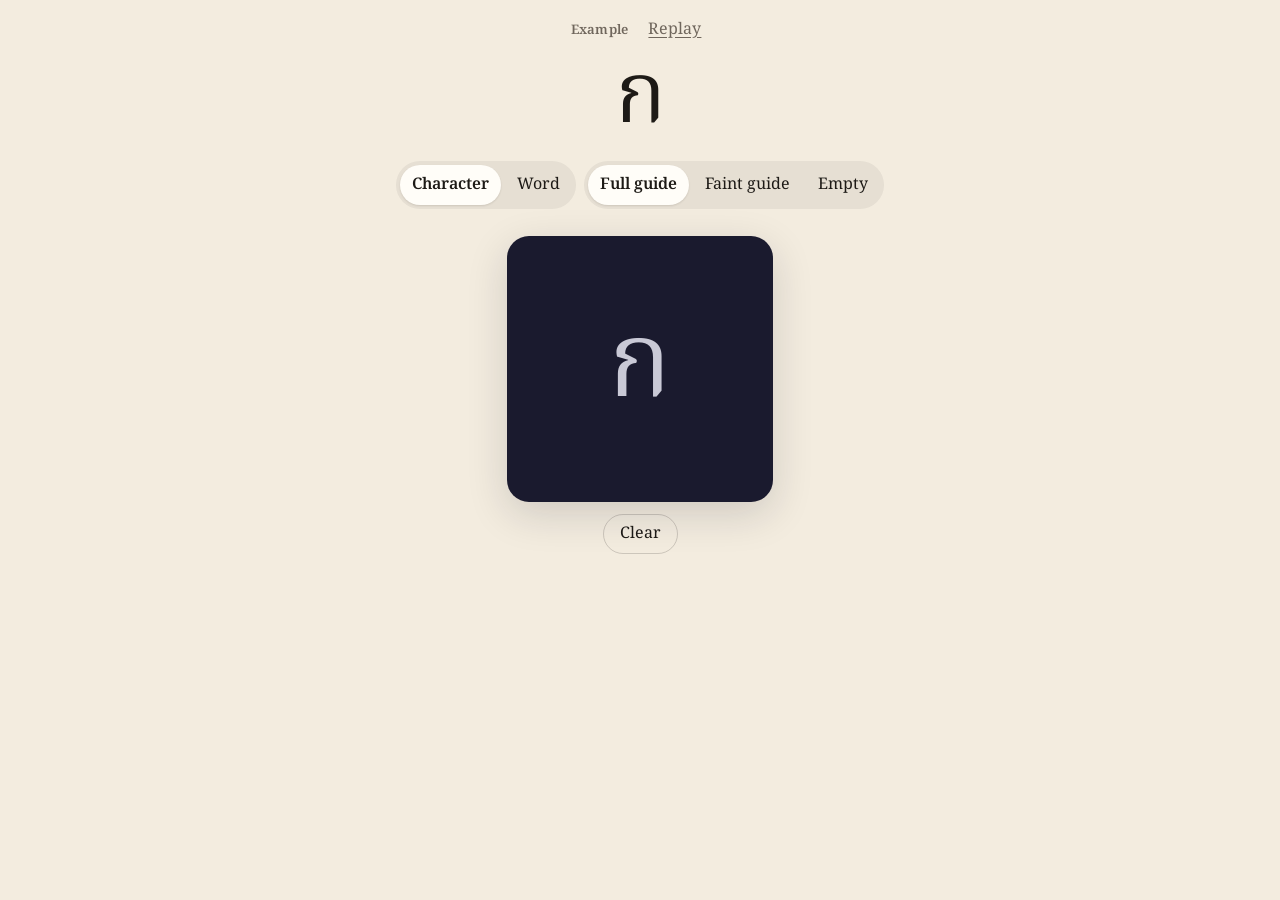
<file: mockup.html>
<!DOCTYPE html>
<html lang="en">
<head>
  <meta charset="utf-8">
  <meta name="viewport" content="width=device-width, initial-scale=1, viewport-fit=cover">
  <meta name="theme-color" content="#f3ecdf">
  <meta name="color-scheme" content="light">
  <title>Write Echo — writing box mockup</title>
  <link rel="icon" href="favicon.svg" type="image/svg+xml">
  <style>
    @font-face {
      font-family: "Noto Serif Thai";
      font-style: normal;
      font-weight: 400;
      font-display: swap;
      src: url("fonts/noto-serif-thai-latin-400.woff2") format("woff2");
      unicode-range: U+0000-00FF, U+0131, U+0152-0153, U+02BB-02BC, U+02C6, U+02DA, U+02DC, U+2000-206F, U+20AC, U+2122, U+2212, U+2215;
    }
    @font-face {
      font-family: "Noto Serif Thai";
      font-style: normal;
      font-weight: 600;
      font-display: swap;
      src: url("fonts/noto-serif-thai-latin-600.woff2") format("woff2");
      unicode-range: U+0000-00FF, U+0131, U+0152-0153, U+02BB-02BC, U+02C6, U+02DA, U+02DC, U+2000-206F, U+20AC, U+2122, U+2212, U+2215;
    }
    @font-face {
      font-family: "Noto Serif Thai";
      font-style: normal;
      font-weight: 400;
      font-display: swap;
      src: url("fonts/noto-serif-thai-thai-400.woff2") format("woff2");
      unicode-range: U+0E01-0E5B;
    }
    @font-face {
      font-family: "Noto Serif Thai";
      font-style: normal;
      font-weight: 600;
      font-display: swap;
      src: url("fonts/noto-serif-thai-thai-600.woff2") format("woff2");
      unicode-range: U+0E01-0E5B;
    }

    :root {
      --paper: #f3ecdf;
      --ink: #1d1a16;
      --pad: #1a1a2e;
      --glyph: clamp(52px, 14vw, 104px);
      --head: calc(var(--glyph) * 0.78);
      --box-h: calc(var(--glyph) + var(--head) * 2);
      --example: clamp(52px, 13vw, 84px);
      color-scheme: light;
    }

    * { box-sizing: border-box; }

    html, body {
      margin: 0;
      padding: 0;
      background: var(--paper);
      color: var(--ink);
      font-family: "Noto Serif Thai", Thonburi, "Angsana New", "Cordia New", serif;
    }

    .page {
      min-height: 100dvh;
      display: flex;
      flex-direction: column;
      align-items: center;
      padding:
        max(12px, env(safe-area-inset-top))
        16px
        max(16px, env(safe-area-inset-bottom));
    }

    .stage {
      width: min(100%, 640px);
      text-align: center;
    }

    .stage-label, .eyebrow {
      margin: 0;
      font-size: 0.82rem;
      font-weight: 600;
      letter-spacing: 0.02em;
      color: #6f665c;
    }

    .stage-head {
      display: flex;
      align-items: center;
      justify-content: center;
      gap: 12px;
    }

    .display {
      min-height: calc(var(--example) * 1.25);
      font-size: var(--example);
      line-height: 1.25;
      font-weight: 400;
      color: var(--ink);
    }

    .glyph {
      display: inline-block;
      opacity: 0;
      clip-path: inset(0 100% 0 0);
      animation: stroke-in 0.42s ease forwards;
    }

    .glyph.steps {
      animation: glyph-steps 1.7s ease forwards;
    }

    @keyframes stroke-in {
      0% { opacity: 0; clip-path: inset(0 100% 0 0); }
      45% { opacity: 1; }
      100% { opacity: 1; clip-path: inset(0 0 0 0); }
    }

    @keyframes glyph-steps {
      0% { opacity: 0; clip-path: inset(0 100% 0 0); }
      12% { opacity: 1; clip-path: inset(0 66% 0 0); }
      34% { opacity: 1; clip-path: inset(0 66% 0 0); }
      48% { opacity: 1; clip-path: inset(0 33% 0 0); }
      70% { opacity: 1; clip-path: inset(0 33% 0 0); }
      84%, 100% { opacity: 1; clip-path: inset(0 0 0 0); }
    }

    .text-btn, .toggle button, .clear {
      font: inherit;
      color: inherit;
      cursor: pointer;
      background: transparent;
    }

    .text-btn {
      border: 0;
      min-height: 36px;
      padding: 4px 8px;
      color: #6f665c;
      text-decoration: underline;
      text-underline-offset: 3px;
    }

    .controls {
      display: flex;
      flex-wrap: wrap;
      justify-content: center;
      gap: 8px;
      margin-top: 8px;
      width: min(100%, 640px);
    }

    .toggle {
      display: inline-flex;
      flex-wrap: wrap;
      justify-content: center;
      padding: 4px;
      gap: 4px;
      border-radius: 999px;
      background: rgba(29, 26, 22, 0.06);
    }

    .toggle button {
      border: 0;
      border-radius: 999px;
      min-height: 40px;
      padding: 6px 12px;
    }

    .toggle button[aria-pressed="true"] {
      background: #fffdf8;
      box-shadow: 0 1px 2px rgba(33, 25, 16, 0.12);
      font-weight: 600;
    }

    :focus-visible {
      outline: 2px solid #9f1d22;
      outline-offset: 2px;
    }

    .slot {
      margin-top: clamp(12px, 3vh, 28px);
      display: flex;
      flex-direction: column;
      align-items: center;
      gap: 12px;
      width: min(100%, calc(100vw - 32px));
    }

    .sheet {
      position: relative;
      display: grid;
      place-items: center;
      height: var(--box-h);
      background: var(--pad);
      border-radius: 22px;
      overflow: hidden;
      touch-action: none;
      box-shadow: 0 12px 40px rgba(26, 26, 46, 0.16);
    }

    .sheet[data-variant="char"] {
      width: var(--box-h);
      max-width: 100%;
    }

    .sheet[data-variant="word"] {
      box-sizing: content-box;
      width: max-content;
      max-width: 100%;
      padding-inline: calc(var(--glyph) * 0.42);
    }

    .guide {
      grid-area: 1 / 1;
      margin: 0;
      font-weight: 400;
      font-size: var(--glyph);
      line-height: 1;
      white-space: nowrap;
      pointer-events: none;
      user-select: none;
      -webkit-user-select: none;
      z-index: 0;
    }

    .sheet[data-guide="full"] .guide {
      color: #c9c9d6;
      -webkit-text-fill-color: #c9c9d6;
    }

    .sheet[data-guide="faint"] .guide {
      color: transparent;
      background-image: url("data:image/svg+xml;utf8,<svg xmlns='http://www.w3.org/2000/svg' width='5' height='5'><circle cx='1.15' cy='1.15' r='0.95' fill='white' fill-opacity='0.82'/></svg>");
      background-size: 5px 5px;
      -webkit-background-clip: text;
      background-clip: text;
      -webkit-text-fill-color: transparent;
    }

    .sheet[data-guide="empty"] .guide {
      visibility: hidden;
    }

    #pad {
      position: absolute;
      inset: 0;
      width: 100%;
      height: 100%;
      display: block;
      z-index: 1;
      touch-action: none;
      cursor: crosshair;
      background: transparent;
    }

    .clear {
      border: 1px solid rgba(29, 26, 22, 0.18);
      border-radius: 999px;
      min-height: 40px;
      padding: 6px 16px;
    }

    @media (max-width: 380px) {
      :root { --glyph: clamp(46px, 13.2vw, 104px); }
      .toggle button { padding: 6px 10px; font-size: 0.92rem; }
    }

    @media (prefers-reduced-motion: reduce) {
      .glyph, .glyph.steps {
        animation: none;
        opacity: 1;
        clip-path: none;
      }
    }
  </style>
</head>
<body>
  <main class="page">
    <section class="stage" aria-label="Example">
      <div class="stage-head">
        <p class="stage-label">Example</p>
        <button type="button" class="text-btn" id="replay">Replay</button>
      </div>
      <div class="display" id="display" lang="th"></div>
    </section>
    <div class="controls">
      <div class="toggle" role="group" aria-label="Box shape">
        <button type="button" data-variant="char" aria-pressed="true">Character</button>
        <button type="button" data-variant="word" aria-pressed="false">Word</button>
      </div>
      <div class="toggle" role="group" aria-label="Guide">
        <button type="button" data-guide="full" aria-pressed="true">Full guide</button>
        <button type="button" data-guide="faint" aria-pressed="false">Faint guide</button>
        <button type="button" data-guide="empty" aria-pressed="false">Empty</button>
      </div>
    </div>
    <div class="slot">
      <div class="sheet" id="sheet" data-variant="char" data-guide="full">
        <span class="guide" id="guide" lang="th" aria-hidden="true">ก</span>
        <canvas id="pad" aria-label="Writing box, guide ก, full guide"></canvas>
      </div>
      <button type="button" class="clear" id="clear">Clear</button>
    </div>
  </main>
  <script>
    (function () {
      var sheet = document.getElementById("sheet");
      var guide = document.getElementById("guide");
      var display = document.getElementById("display");
      var canvas = document.getElementById("pad");
      var ctx = canvas.getContext("2d");
      var shapeButtons = document.querySelectorAll("[data-variant]");
      var guideButtons = document.querySelectorAll("[data-guide]");
      var prompts = { char: "ก", word: "สวัสดี" };
      var guideNames = { full: "full guide", faint: "faint guide", empty: "empty" };
      var strokes = [];
      var activeId = null;

      function clusters(text) {
        if (typeof Intl !== "undefined" && typeof Intl.Segmenter === "function") {
          return Array.from(new Intl.Segmenter("th", { granularity: "grapheme" }).segment(text), function (part) {
            return part.segment;
          });
        }
        return Array.from(text);
      }

      function showExample(text) {
        var parts = clusters(text);
        display.replaceChildren();
        parts.forEach(function (part, index) {
          var span = document.createElement("span");
          span.className = parts.length === 1 ? "glyph steps" : "glyph";
          span.textContent = part;
          if (parts.length > 1) span.style.animationDelay = (index * 0.38) + "s";
          display.appendChild(span);
        });
      }

      function describe() {
        canvas.setAttribute(
          "aria-label",
          "Writing box, guide " + prompts[sheet.dataset.variant] + ", " + guideNames[sheet.dataset.guide]
        );
      }

      function inkWidth(point) {
        var pressure = point.pressure > 0 ? Math.min(point.pressure, 1) : 0.5;
        return 4 + pressure;
      }

      function paint(points) {
        if (!points.length) return;
        if (points.length === 1) {
          ctx.beginPath();
          ctx.arc(points[0].x, points[0].y, inkWidth(points[0]) / 2, 0, Math.PI * 2);
          ctx.fill();
          return;
        }
        for (var i = 1; i < points.length; i += 1) {
          ctx.beginPath();
          ctx.moveTo(points[i - 1].x, points[i - 1].y);
          ctx.lineTo(points[i].x, points[i].y);
          ctx.lineWidth = inkWidth(points[i]);
          ctx.stroke();
        }
      }

      function redraw() {
        var dpr = window.devicePixelRatio || 1;
        var w = canvas.clientWidth || canvas.width / dpr;
        var h = canvas.clientHeight || canvas.height / dpr;
        ctx.setTransform(dpr, 0, 0, dpr, 0, 0);
        ctx.clearRect(0, 0, w, h);
        ctx.lineCap = "round";
        ctx.lineJoin = "round";
        ctx.strokeStyle = "#FFFFFF";
        ctx.fillStyle = "#FFFFFF";
        strokes.forEach(paint);
      }

      function resize() {
        var rect = canvas.getBoundingClientRect();
        var dpr = window.devicePixelRatio || 1;
        var bw = Math.max(1, Math.round(rect.width * dpr));
        var bh = Math.max(1, Math.round(rect.height * dpr));
        if (canvas.width !== bw || canvas.height !== bh) {
          canvas.width = bw;
          canvas.height = bh;
        }
        redraw();
      }

      function setVariant(name) {
        sheet.dataset.variant = name;
        guide.textContent = prompts[name];
        shapeButtons.forEach(function (btn) {
          btn.setAttribute("aria-pressed", String(btn.dataset.variant === name));
        });
        strokes = [];
        describe();
        showExample(prompts[name]);
        requestAnimationFrame(resize);
      }

      function setGuide(name) {
        sheet.dataset.guide = name;
        guideButtons.forEach(function (btn) {
          btn.setAttribute("aria-pressed", String(btn.dataset.guide === name));
        });
        describe();
      }

      function addPoint(event) {
        var stroke = strokes[strokes.length - 1];
        if (!stroke) return;
        var rect = canvas.getBoundingClientRect();
        var point = {
          x: event.clientX - rect.left,
          y: event.clientY - rect.top,
          pressure: Number.isFinite(event.pressure) ? event.pressure : 0
        };
        var prev = stroke[stroke.length - 1];
        if (prev && Math.abs(prev.x - point.x) < 0.4 && Math.abs(prev.y - point.y) < 0.4) return;
        stroke.push(point);
      }

      canvas.addEventListener("pointerdown", function (event) {
        if (activeId !== null) return;
        event.preventDefault();
        try { canvas.setPointerCapture(event.pointerId); } catch (err) { /* ignore */ }
        activeId = event.pointerId;
        strokes.push([]);
        addPoint(event);
        redraw();
      }, { passive: false });

      canvas.addEventListener("pointermove", function (event) {
        if (event.pointerId !== activeId) return;
        event.preventDefault();
        var list = typeof event.getCoalescedEvents === "function" ? event.getCoalescedEvents() : [event];
        list.forEach(addPoint);
        redraw();
      }, { passive: false });

      function endStroke(event) {
        if (event.pointerId !== activeId) return;
        addPoint(event);
        activeId = null;
        var last = strokes[strokes.length - 1];
        if (last && last.length === 0) strokes.pop();
        redraw();
      }

      canvas.addEventListener("pointerup", endStroke, { passive: false });
      canvas.addEventListener("pointercancel", endStroke, { passive: false });
      canvas.addEventListener("contextmenu", function (event) { event.preventDefault(); });

      shapeButtons.forEach(function (btn) {
        btn.addEventListener("click", function () { setVariant(btn.dataset.variant); });
      });
      guideButtons.forEach(function (btn) {
        btn.addEventListener("click", function () { setGuide(btn.dataset.guide); });
      });
      document.getElementById("clear").addEventListener("click", function () {
        strokes = [];
        redraw();
      });
      document.getElementById("replay").addEventListener("click", function () {
        showExample(prompts[sheet.dataset.variant]);
      });

      if (typeof ResizeObserver === "function") {
        new ResizeObserver(resize).observe(sheet);
      } else {
        window.addEventListener("resize", resize);
      }
      showExample(prompts.char);
      resize();
      if (document.fonts && document.fonts.ready) {
        document.fonts.ready.then(function () {
          showExample(prompts[sheet.dataset.variant]);
        });
      }
    }());
  </script>
</body>
</html>
</file>
